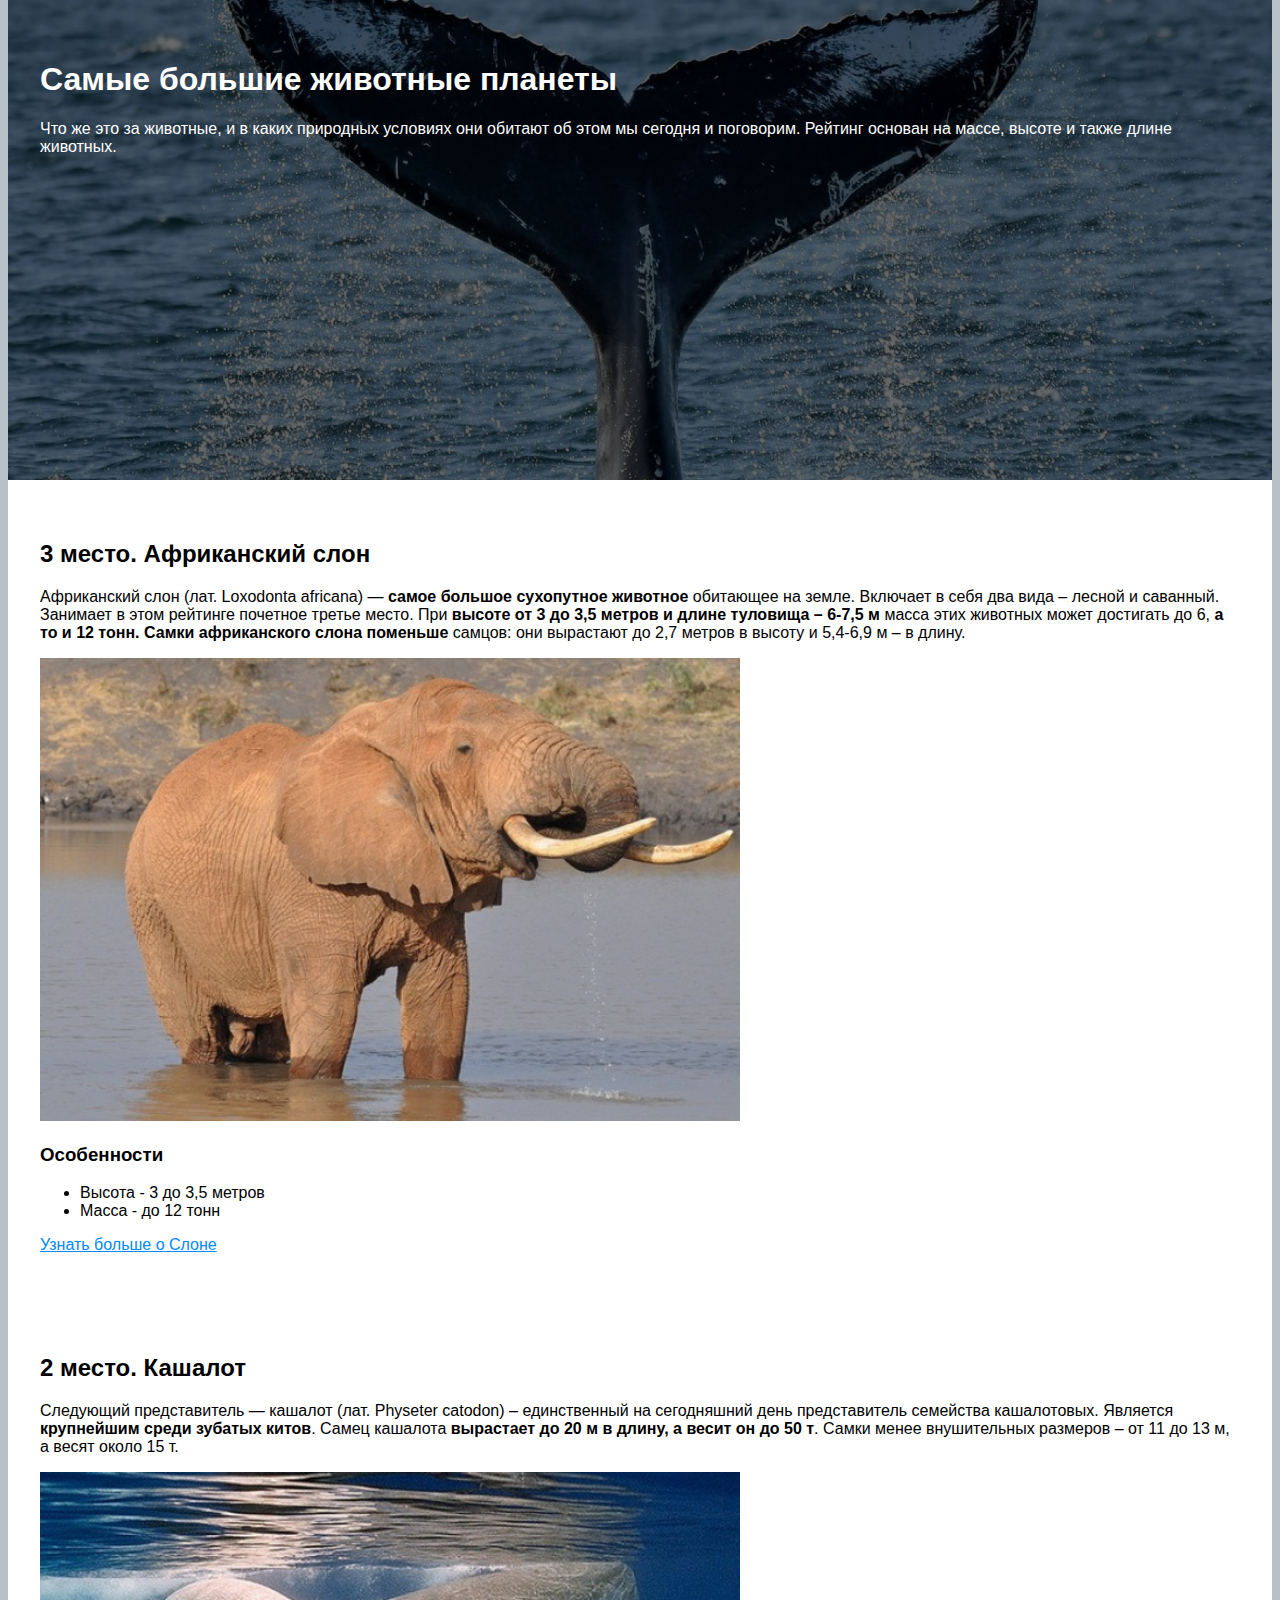
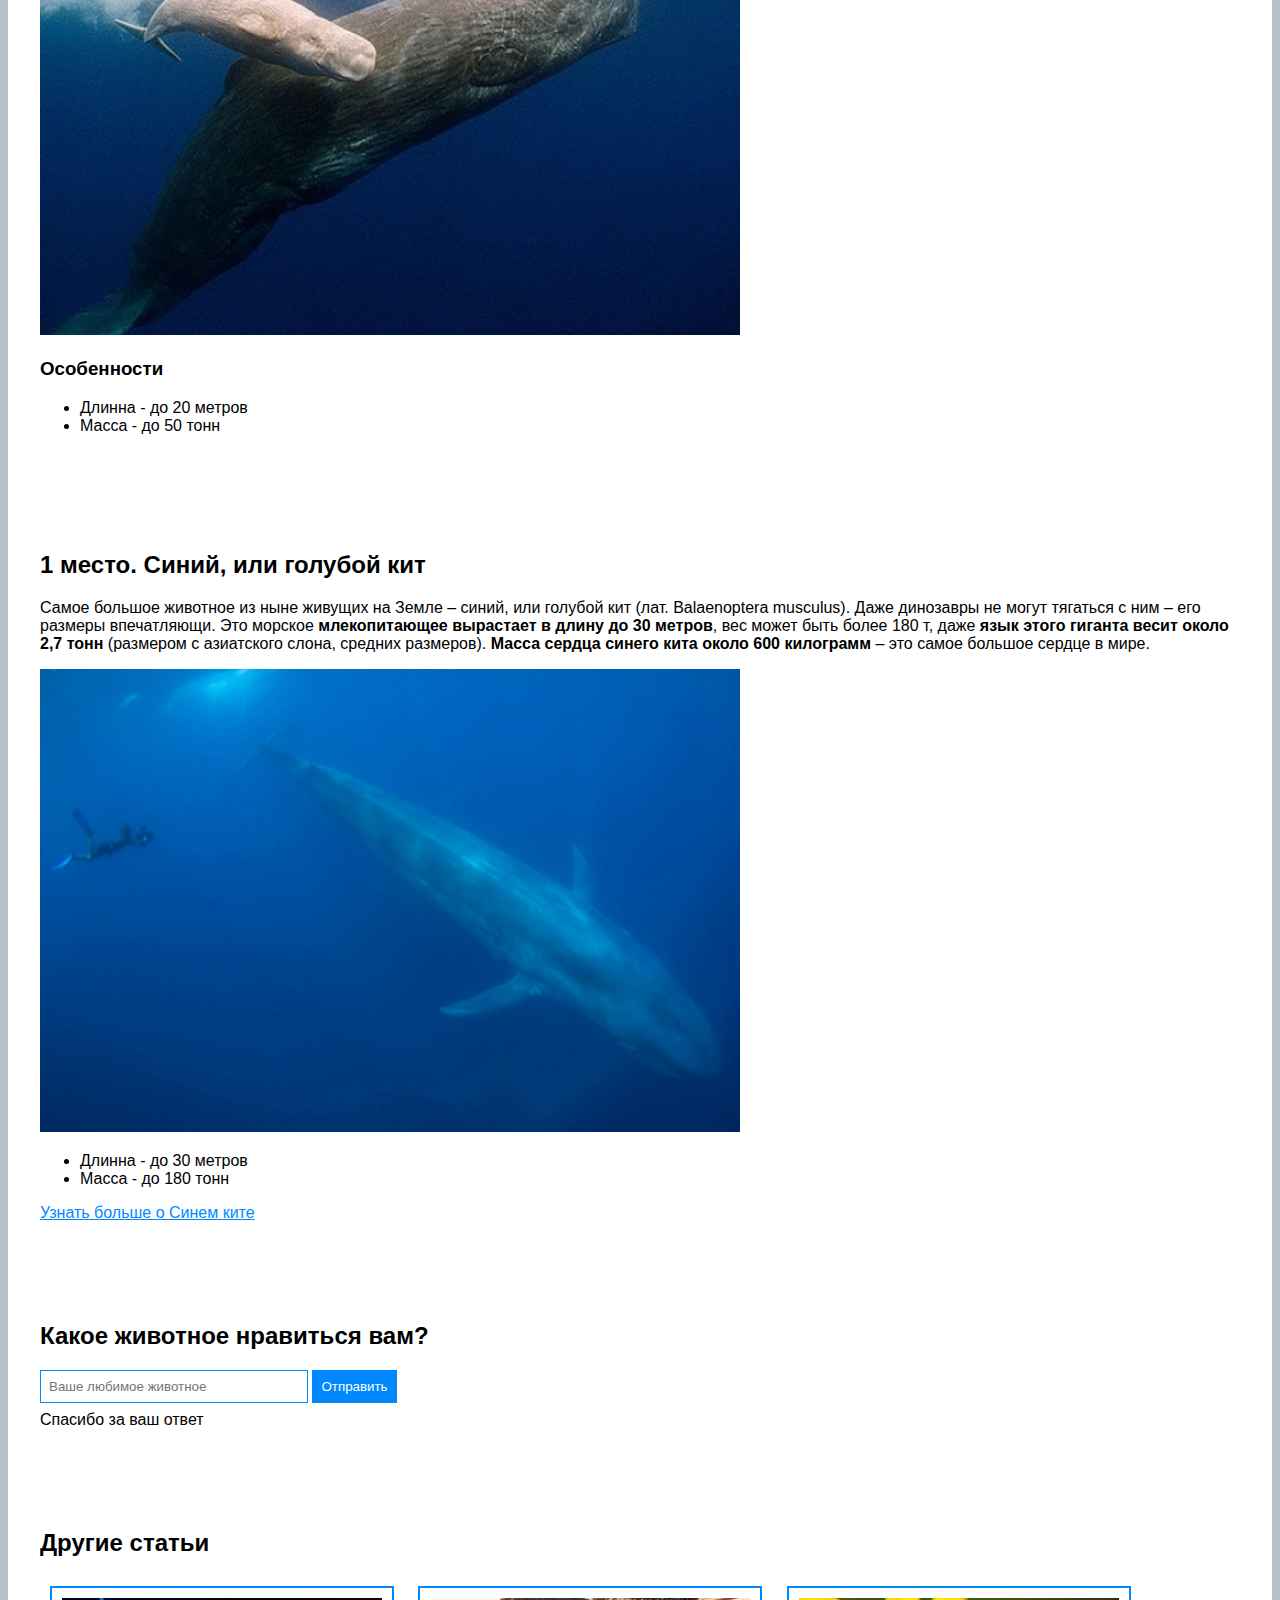
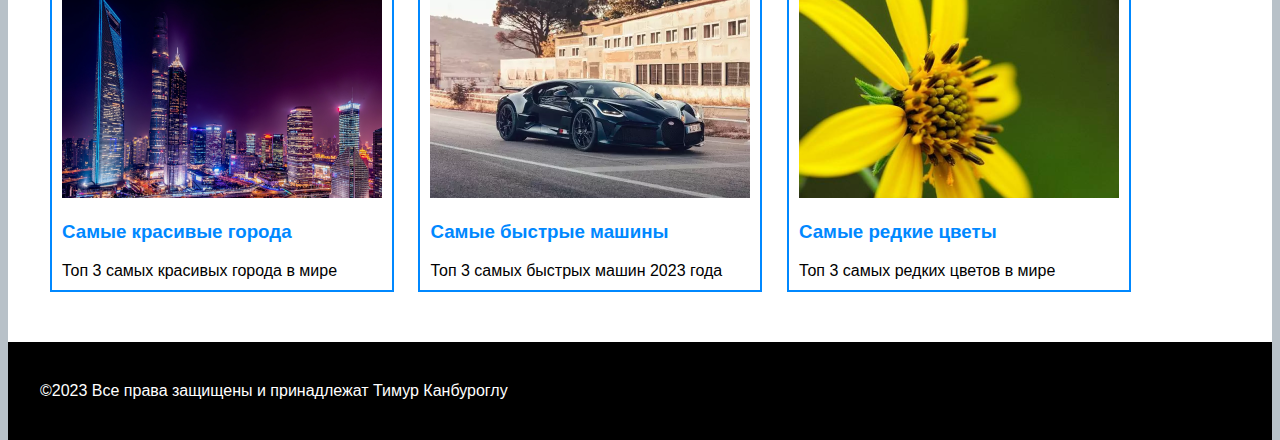
<file: animal.html>
<!DOCTYPE html>
<html lang="ru">
<head>
    <meta charset="UTF-8">
    <meta name="viewport" content="width=device-width, initial-scale=1.0">
    <title>top3</title>
    <link rel="stylesheet" href="./style.css">
</head>

<body>
    <header class="animal">
        <h1>Самые большие животные планеты</h1>
        <p>
            Что же это за животные, и в каких природных условиях они обитают об этом мы сегодня и поговорим. Рейтинг основан на массе, высоте и также длине животных.
        </p>
    </header>


    <section>
        <h2>3 место. Африканский слон</h2>
        <p>Африканский слон (лат. Loxodonta africana) — <b>самое большое сухопутное животное</b> обитающее на земле. Включает в себя два вида – лесной и саванный. Занимает в этом рейтинге почетное третье место. При <b>высоте от 3 до 3,5 метров и длине туловища – 6-7,5 м</b> масса этих животных может достигать до 6, <b>а то и 12 тонн. Самки африканского слона поменьше</b> самцов: они вырастают до 2,7 метров в высоту и 5,4-6,9 м – в длину.</p>
        <img src="./img/Слон.png" alt="слон">
        <h3>Особенности</h3>
        <ul>
            <li>Высота - 3 до 3,5 метров</li>
            <li>Масса - до 12 тонн</li>
        </ul>
        <a href="https://ru.wikipedia.org/wiki/%D0%90%D1%84%D1%80%D0%B8%D0%BA%D0%B0%D0%BD%D1%81%D0%BA%D0%B8%D0%B5_%D1%81%D0%BB%D0%BE%D0%BD%D1%8B">Узнать больше о Слоне</a>
    </section>


    <section>
        <h2>2 место. Кашалот</h2>
        <p>
            Следующий представитель — кашалот (лат. Physeter catodon) – единственный на сегодняшний день представитель семейства кашалотовых. Является <b>крупнейшим среди зубатых китов</b>. Самец кашалота <b>вырастает до 20 м в длину, а весит он до 50 т</b>. Самки менее внушительных размеров – от 11 до 13 м, а весят около 15 т.
        </p>
        <img src="./img/Кашалот.png" alt="кашалот">
        <h3>Особенности</h3>
        <ul>
            <li>Длинна - до 20 метров</li>
            <li>Масса - до 50 тонн</li>
        </ul>
    </section>


    <section>
        <h2>1 место. Синий, или голубой кит</h2>
        <p>
            Самое большое животное из ныне живущих на Земле – синий, или голубой кит (лат. Balaenoptera musculus). Даже динозавры не могут тягаться с ним – его размеры впечатляющи. Это морское <b>млекопитающее вырастает в длину до 30 метров</b>, вес может быть более 180 т, даже <b>язык этого гиганта весит около 2,7 тонн</b> (размером с азиатского слона, средних размеров). <b>Масса сердца синего кита около 600 килограмм</b> – это самое большое сердце в мире.
        </p>
        <img src="./img/Кит.png" alt="синий кит">
        <ul>
            <li>Длинна - до 30 метров</li>
            <li>Масса - до 180 тонн</li>
        </ul>
        <a href="https://ru.wikipedia.org/wiki/%D0%A1%D0%B8%D0%BD%D0%B8%D0%B9_%D0%BA%D0%B8%D1%82">Узнать больше о Синем ките</a>
    </section>

    <section>
        <h2>Какое животное нравиться вам?</h2>
        <input type="text" placeholder="Ваше любимое животное">
        <button>Отправить</button>
        <br>
        <span>Спасибо за ваш ответ</span>
    </section>


    <section>
        <h2>Другие статьи</h2>
        <a class="link-page" href="./index.html">
            <img src="./img/Top3Town.png" alt="город">
            <h3>Самые красивые города</h3>
            <span>Топ 3 самых красивых города в мире</span>
        </a>


        <a class="link-page" href="./car.html">
            <img src="./img/Top3Car.png" alt="бугати">
            <h3>Самые быстрые машины</h3>
            <span>Топ 3 самых быстрых машин 2023 года</span>
        </a>


        <a class="link-page" href="./plants.html">
            <img src="./img/Top3Plants.png" alt="Цветок">
            <h3>Самые редкие цветы</h3>
            <span>Топ 3 самых редких цветов в мире</span>
        </a>
    </section>


    <footer>©2023 Все права защищены и принадлежат Тимур Канбуроглу</footer>
</body>
</html>
</file>
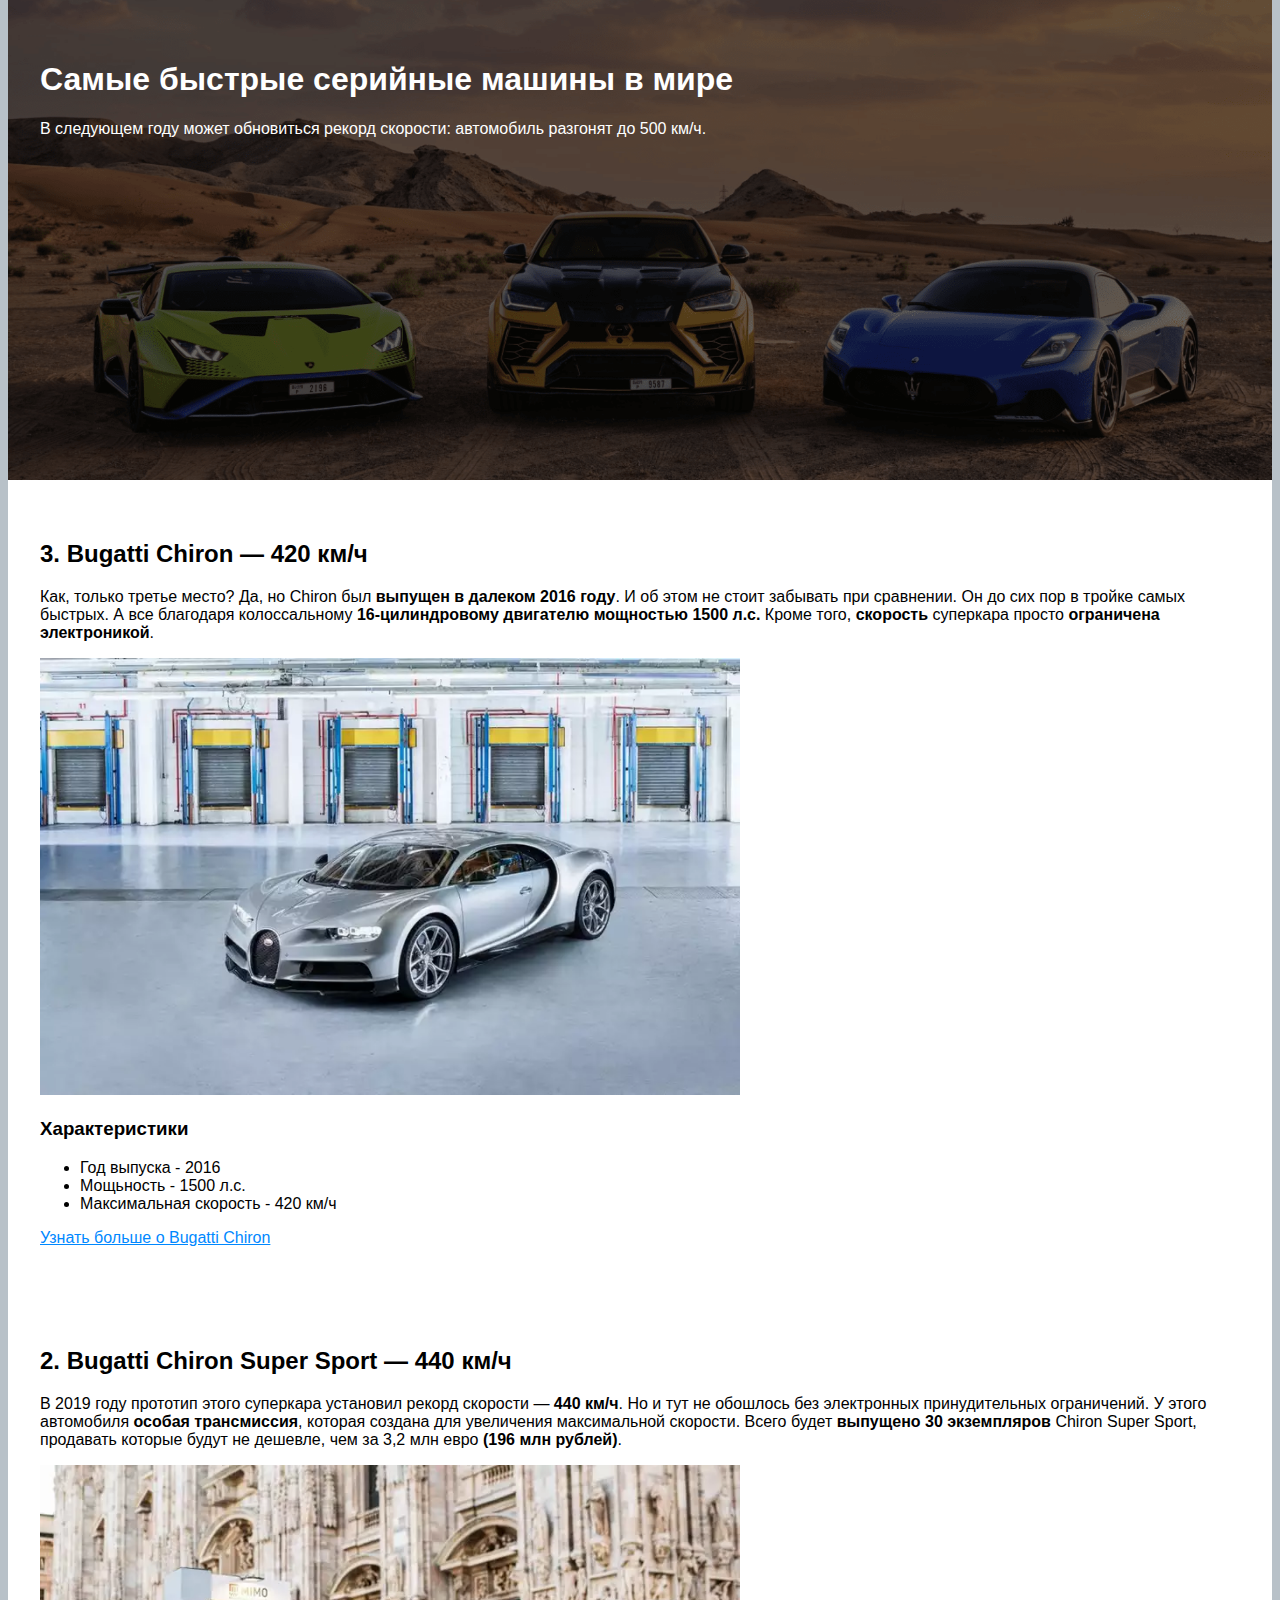
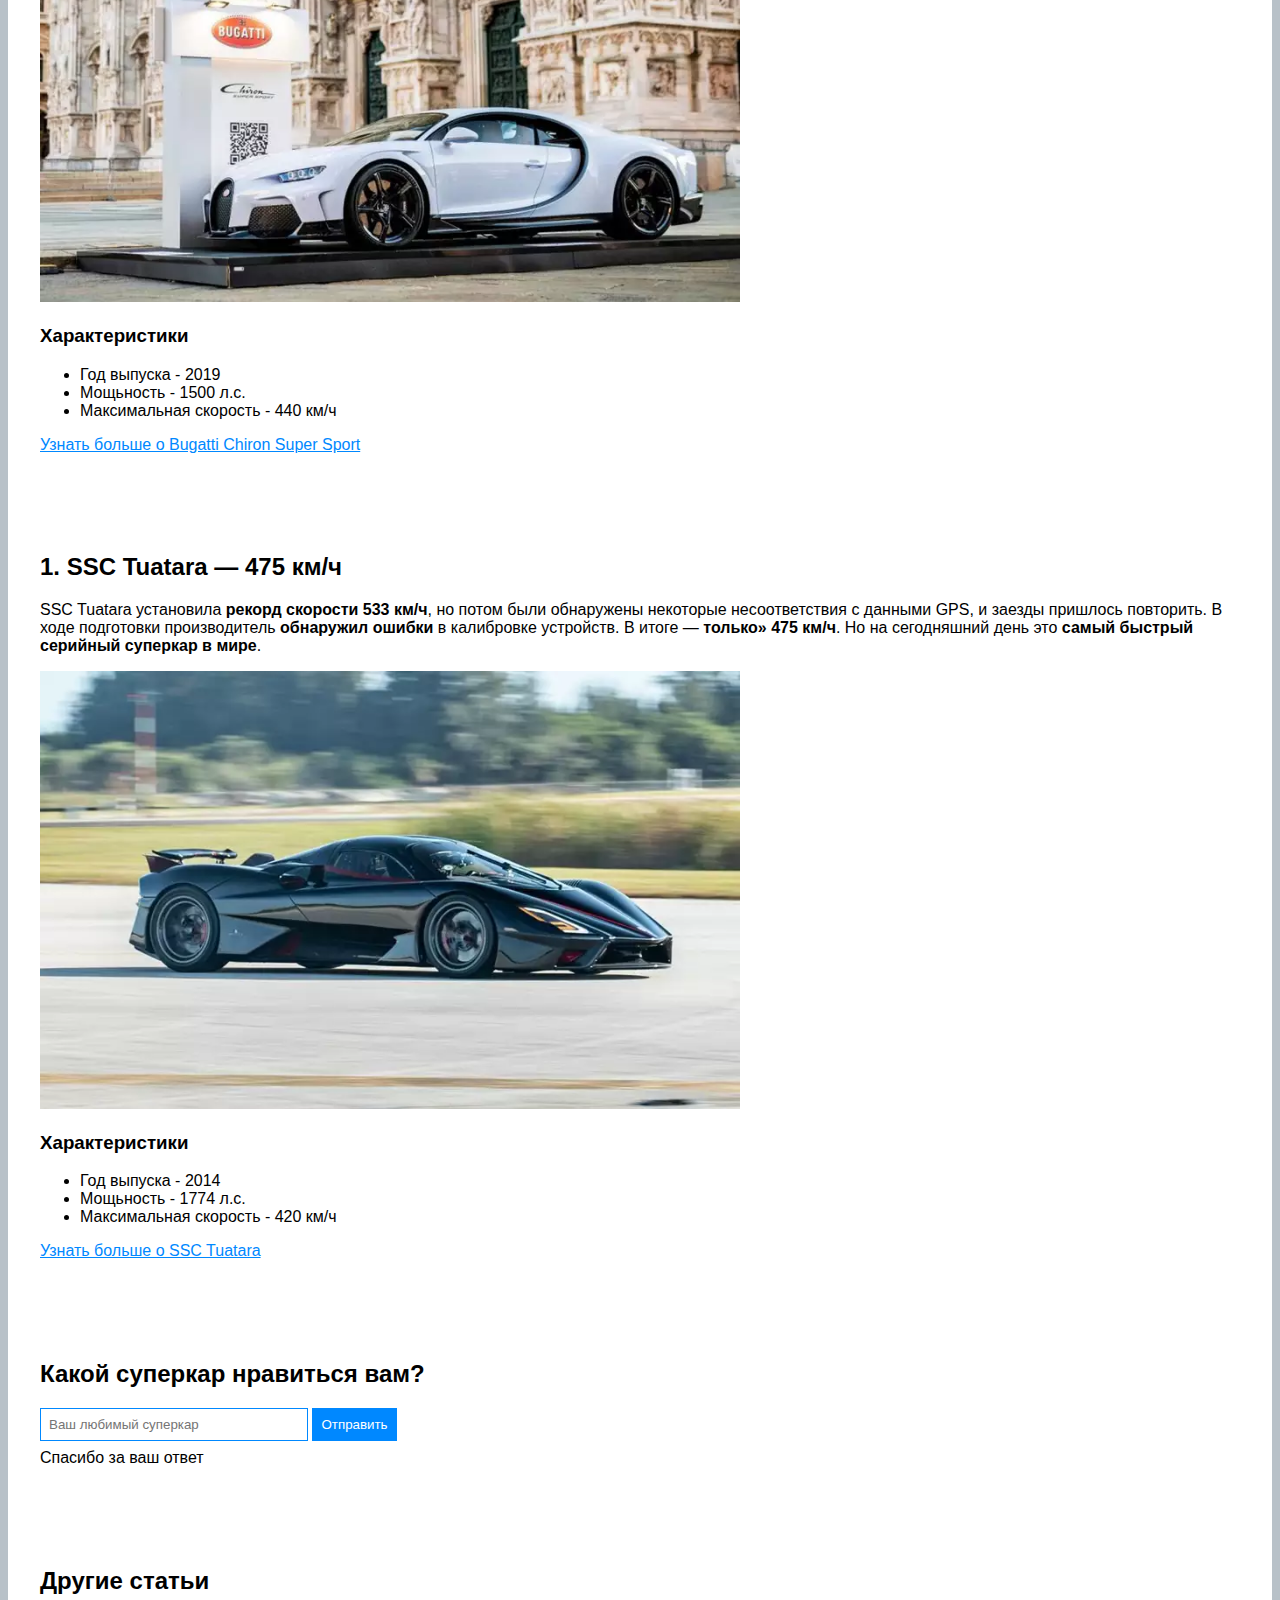
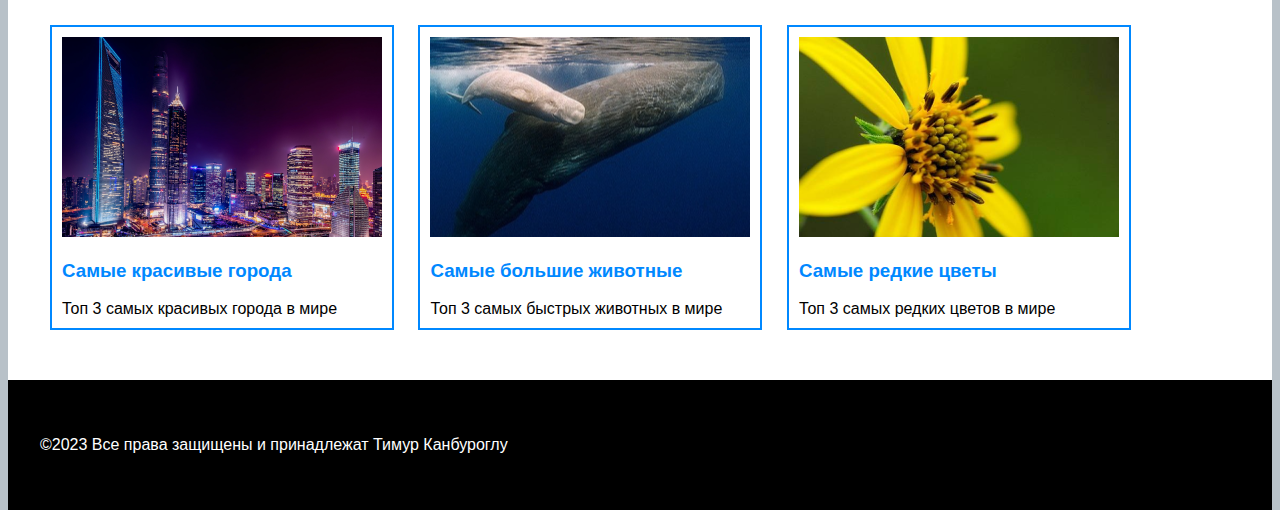
<file: car.html>
<!DOCTYPE html>
<html lang="ru">
<head>
    <meta charset="UTF-8">
    <meta name="viewport" content="width=device-width, initial-scale=1.0">
    <title>top3</title>
    <link rel="stylesheet" href="./style.css">
</head>

<body>
    <header class="car">
        <h1>Самые быстрые серийные машины в мире</h1>
        <p>
            В следующем году может обновиться рекорд скорости: автомобиль разгонят до 500 км/ч.
        </p>
    </header>


    <section>
        <h2>3. Bugatti Chiron — 420 км/ч</h2>
        <p>
            Как, только третье место? Да, но Chiron был <b>выпущен в далеком 2016 году</b>. И об этом не стоит забывать при сравнении. Он до сих пор в тройке самых быстрых. А все благодаря колоссальному <b>16-цилиндровому двигателю мощностью 1500 л.с.</b> Кроме того, <b>скорость</b> суперкара просто <b>ограничена электроникой</b>.
        </p>
        <img src="./img/car3.webp" alt="бугати широн">
        <h3>Характеристики</h3>
        <ul>
            <li>Год выпуска - 2016</li>
            <li>Мощьность - 1500 л.с.</li>
            <li>Максимальная скорость - 420 км/ч</li>
        </ul>
        <a href="https://ru.wikipedia.org/wiki/Bugatti_Chiron">Узнать больше о Bugatti Chiron</a>
    </section>


    <section>
        <h2>2. Bugatti Chiron Super Sport — 440 км/ч</h2>
        <p>В 2019 году прототип этого суперкара установил рекорд скорости — <b>440 км/ч</b>. Но и тут не обошлось без электронных принудительных ограничений. У этого автомобиля <b>особая трансмиссия</b>, которая создана для увеличения максимальной скорости. Всего будет <b>выпущено 30 экземпляров</b> Chiron Super Sport, продавать которые будут не дешевле, чем за 3,2 млн евро <b>(196 млн рублей)</b>.
        </p>
        <img src="./img/car2.webp" alt="бугати широн супер спорт">
        <h3>Характеристики</h3>
        <ul>
            <li>Год выпуска - 2019</li>
            <li>Мощьность - 1500 л.с.</li>
            <li>Максимальная скорость - 440 км/ч</li>
        </ul>
        <a href="https://ru.wikipedia.org/wiki/Bugatti_Chiron">Узнать больше о Bugatti Chiron Super Sport</a>
    </section>


    <section>
        <h2>1. SSC Tuatara — 475 км/ч</h2>
        <p>
            SSC Tuatara установила <b>рекорд скорости 533 км/ч</b>, но потом были обнаружены некоторые несоответствия с данными GPS, и заезды пришлось повторить. В ходе подготовки производитель <b>обнаружил ошибки</b> в калибровке устройств. В итоге — <b>только» 475 км/ч</b>. Но на сегодняшний день это <b>самый быстрый серийный суперкар в мире</b>.
        </p>
        <img src="./img/car1.webp" alt="ссц туатара">
        <h3>Характеристики</h3>
        <ul>
            <li>Год выпуска - 2014</li>
            <li>Мощьность - 1774 л.с.</li>
            <li>Максимальная скорость - 420 км/ч</li>
        </ul>
        <a href="https://ru.wikipedia.org/wiki/SSC_Tuatara">Узнать больше о SSC Tuatara</a>
    </section>


    <section>
        <h2>Какой суперкар нравиться вам?</h2>
        <input type="text" placeholder="Ваш любимый суперкар">
        <button>Отправить</button>
        <br>
        <span>Спасибо за ваш ответ</span>
    </section>


    <section>
        <h2>Другие статьи</h2>
        <a class="link-page" href="./index.html">
            <img src="./img/Top3Town.png" alt="город">
            <h3>Самые красивые города</h3>
            <span>Топ 3 самых красивых города в мире</span>
        </a>


        <a class="link-page" href="./animal.html">
            <img src="./img/Top3Enimals.png" alt="Синий кит">
        <h3>Самые большие животные</h3>
        <span>Топ 3 самых быстрых животных в мире</span>
        </a>
        

        <a class="link-page" href="./plants.html">
            <img src="./img/Top3Plants.png" alt="Цветок">
            <h3>Самые редкие цветы</h3>
            <span>Топ 3 самых редких цветов в мире</span>
        </a>
    </section>


    <footer>
        <p>©2023 Все права защищены и принадлежат Тимур Канбуроглу</p>
    </footer>
</body>
</html>
</file>
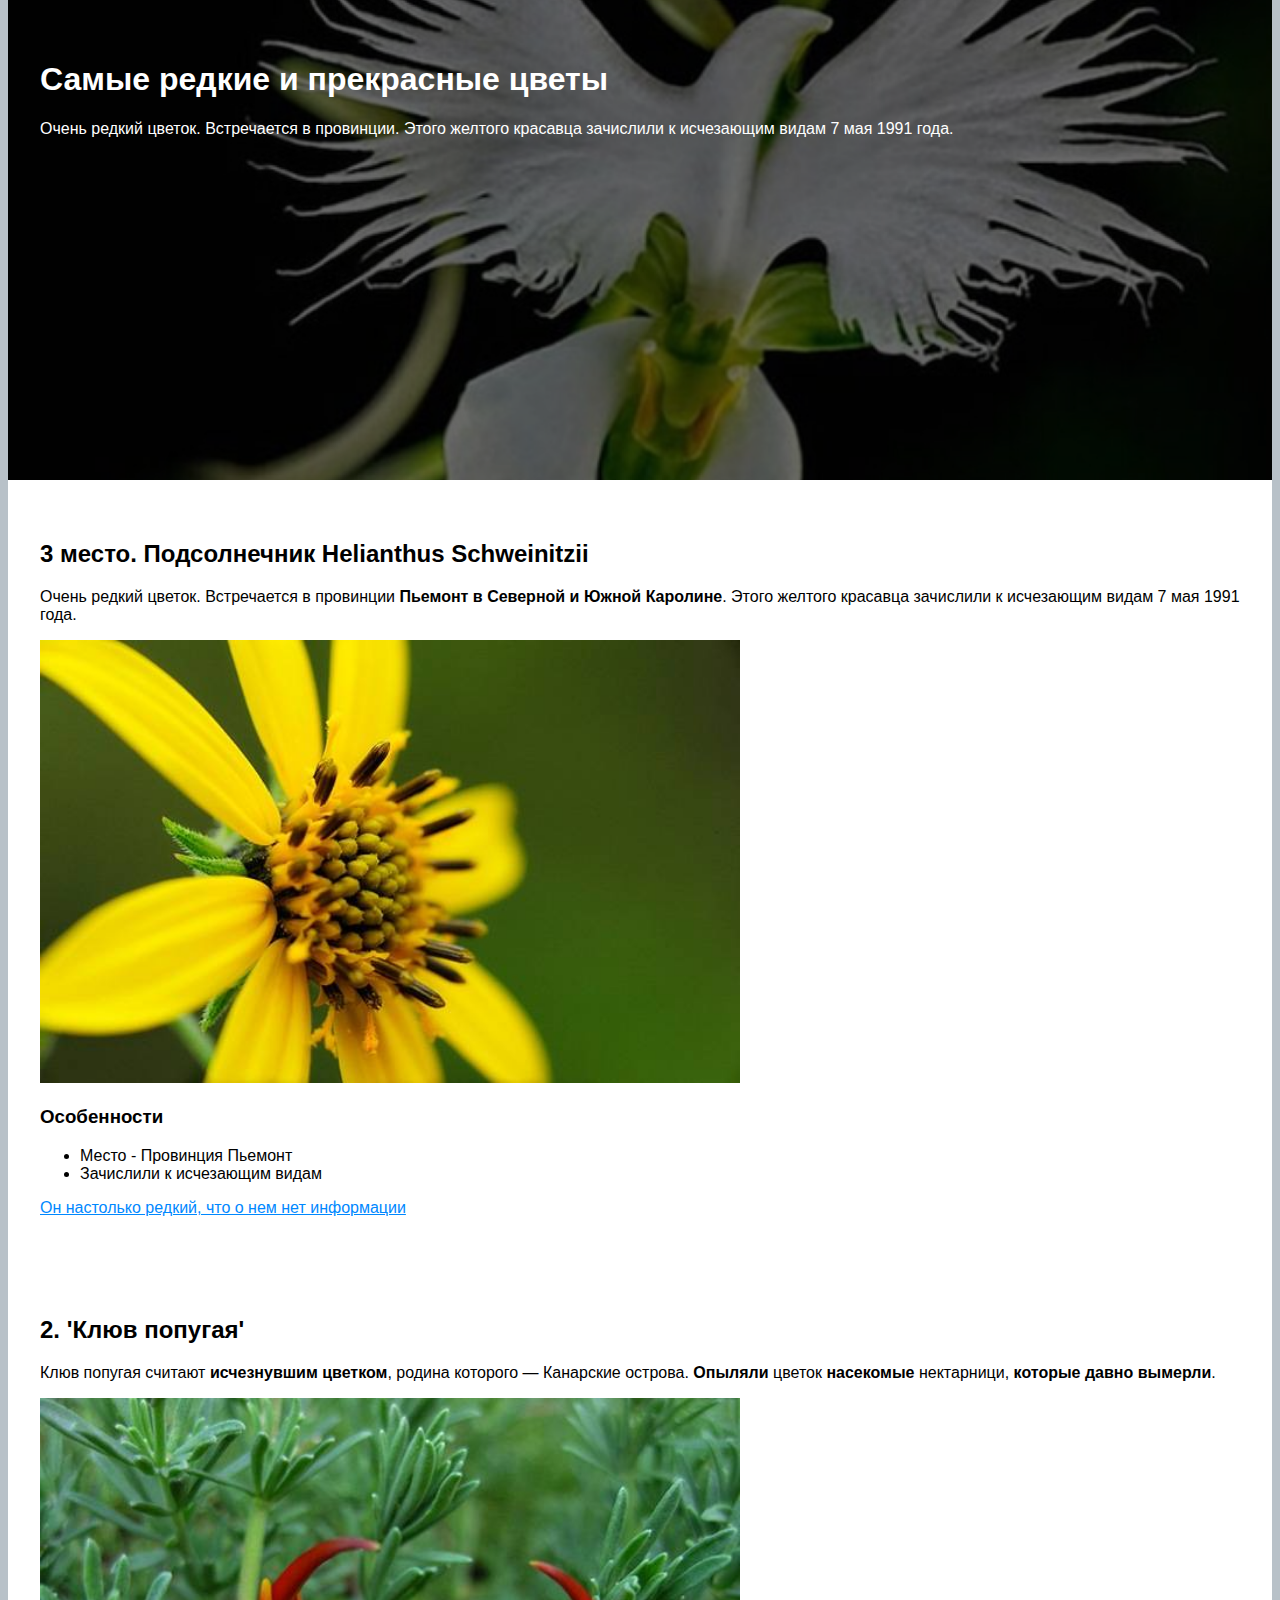
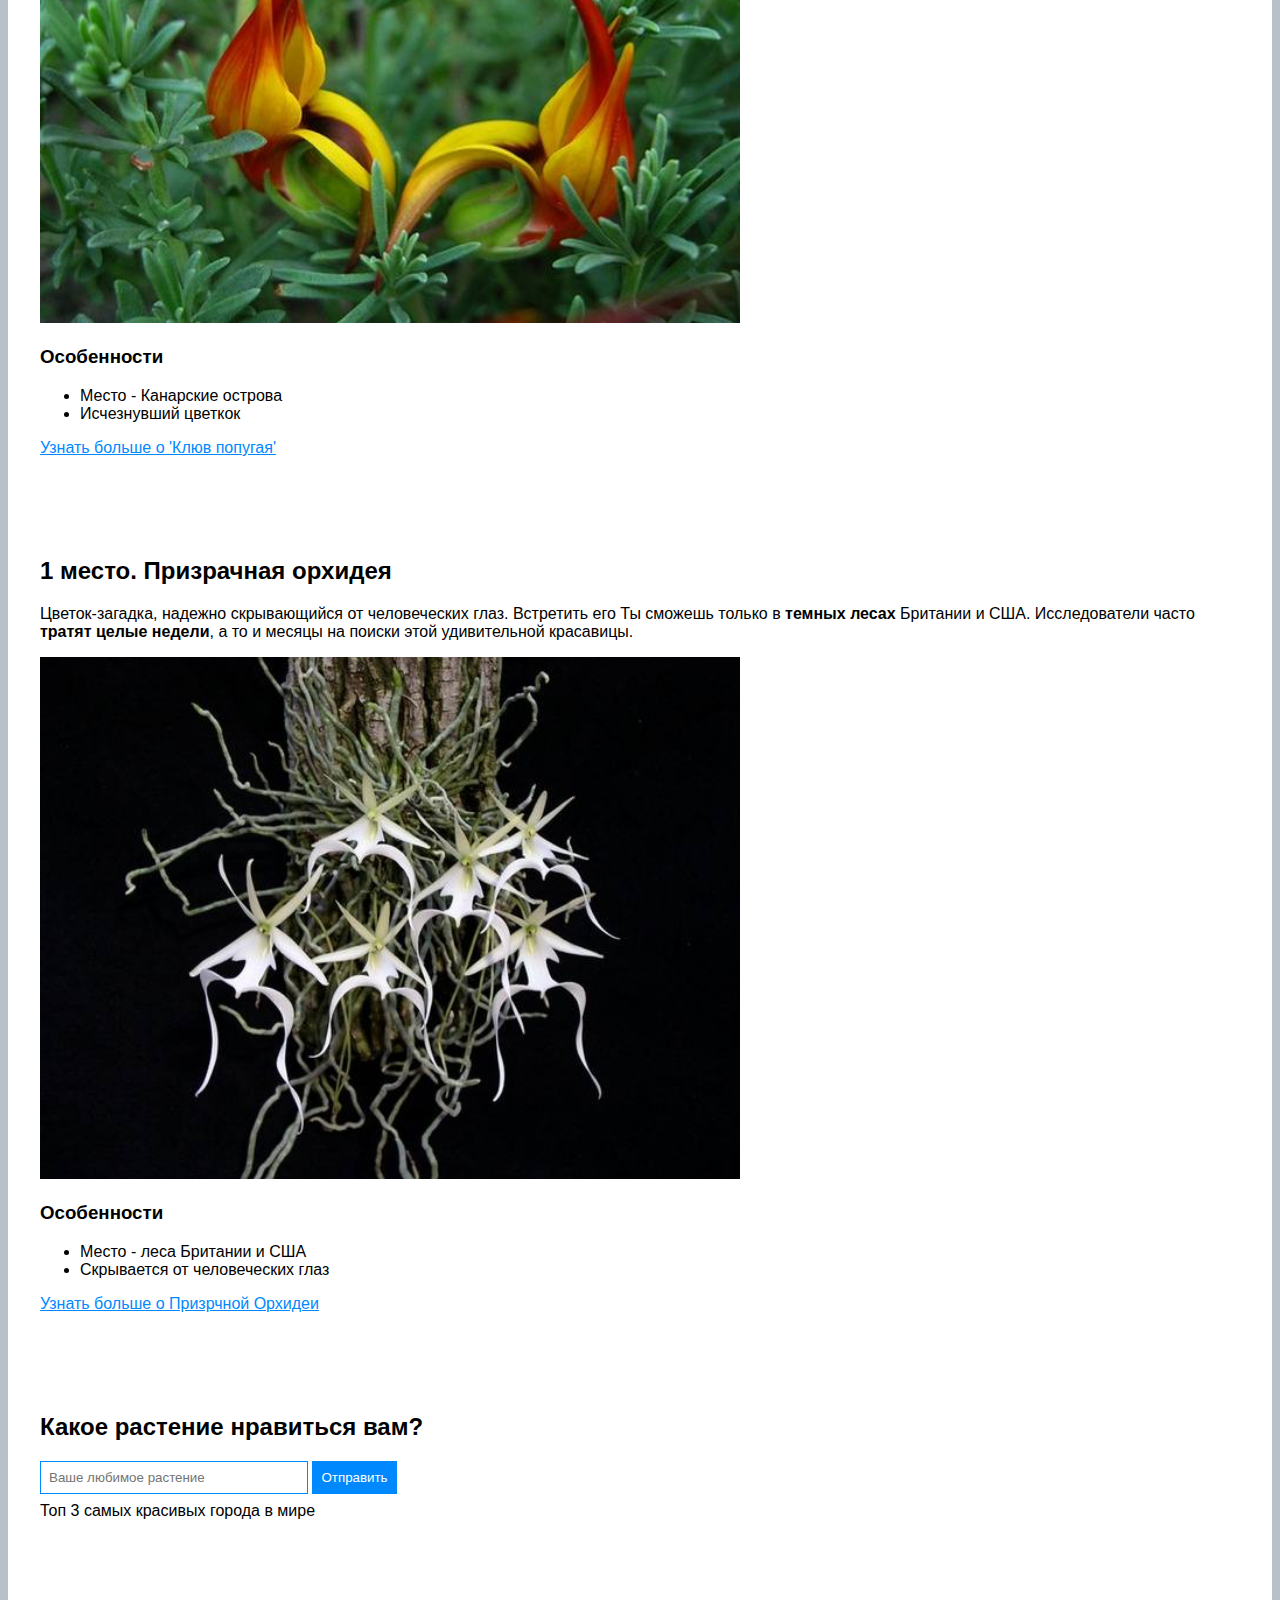
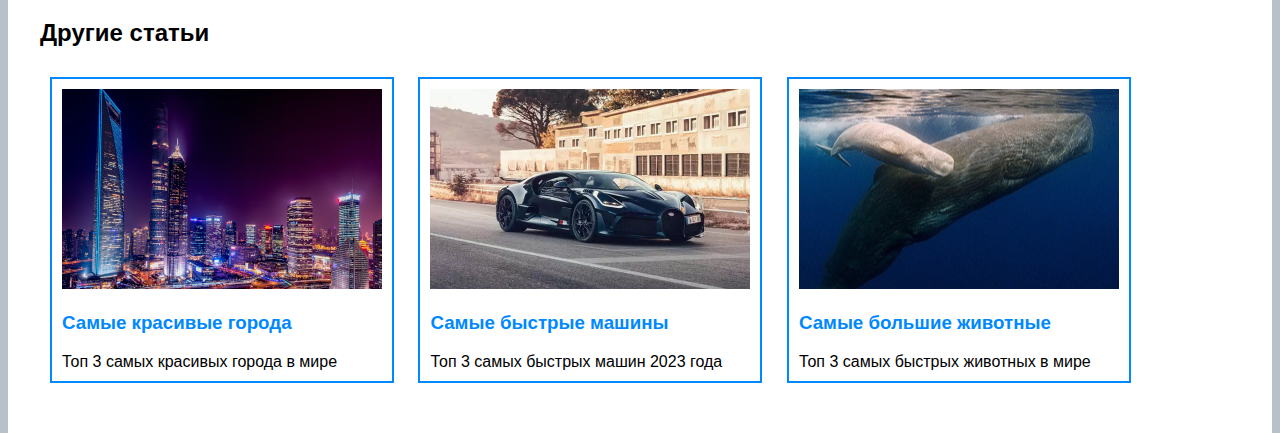
<file: plants.html>
<!DOCTYPE html>
<html lang="ru">
<head>
    <meta charset="UTF-8">
    <meta name="viewport" content="width=device-width, initial-scale=1.0">
    <title>top3</title>
    <link rel="stylesheet" href="style.css">
</head>


<body>
    <header class="plants">
        <h1>Самые редкие и прекрасные цветы</h1>
        <p>
            Очень редкий цветок. Встречается в провинции. Этого желтого красавца зачислили к исчезающим видам 7 мая 1991 года.
        </p>
    </header>


    <section>
        <h2>3 место. Подсолнечник Helianthus Schweinitzii</h2>
        <p>
            Очень редкий цветок. Встречается в провинции <b>Пьемонт в Северной и Южной Каролине</b>. Этого желтого красавца зачислили к исчезающим видам 7 мая 1991 года.
        </p>
        <img src="./img/Подсолнечник.jpg" alt="Подсолнечник">
        <h3>Особенности</h3>
        <ul>
            <li>Место - Провинция Пьемонт</li>
            <li>Зачислили к исчезающим видам</li>
        </ul>
        <a href="https://ru.wikipedia.org/wiki/%D0%92%D0%B8%D0%B4%D1%8B_%D1%80%D0%BE%D0%B4%D0%B0_%D0%9F%D0%BE%D0%B4%D1%81%D0%BE%D0%BB%D0%BD%D0%B5%D1%87%D0%BD%D0%B8%D0%BA">Он настолько редкий, что о нем нет информации</a>
    </section>


    <section>
        <h2>2. 'Клюв попугая'</h2>
        <p>
            Клюв попугая считают <b>исчезнувшим цветком</b>, родина которого — Канарские острова. <b>Опыляли</b> цветок <b>насекомые</b> нектарници, <b>которые давно вымерли</b>.
        </p>
        <img src="./img/Клюв попугая.jpg" alt="цветок">
        <h3>Особенности</h3>
        <ul>
            <li>Место - Канарские острова</li>
            <li>Исчезнувший цветкок</li>
        </ul>
        <a href="https://ru.wikipedia.org/wiki/%D0%9B%D1%8F%D0%B4%D0%B2%D0%B5%D0%BD%D0%B5%D1%86_%D0%91%D0%B5%D1%80%D1%82%D0%B5%D0%BB%D0%BE%D1%82%D0%B0#:~:text=%D0%9B%D1%8F%D0%B4%D0%B2%D0%B5%D0%BD%D0%B5%D1%86%20%D0%91%D0%B5%D1%80%D1%82%D0%B5%D0%BB%D0%BE%D1%82%D0%B0%20(%D0%BB%D0%B0%D1%82.,%D0%BA%D0%BB%D1%8E%D0%B2%20%D0%BF%D0%B5%D0%BB%D0%B8%D0%BA%D0%B0%D0%BD%D0%B0%20%D0%B8%20%D0%BA%D0%BE%D1%80%D0%B0%D0%BB%D0%BB%D0%BE%D0%B2%D1%8B%D0%B9%20%D0%BA%D0%B0%D0%BC%D0%B5%D0%BD%D1%8C.">Узнать больше о 'Клюв попугая'</a>
    </section>


    <section>
        <h2>1 место. Призрачная орхидея</h2>
        <p>
            Цветок-загадка, надежно скрывающийся от человеческих глаз. Встретить его Ты сможешь только в <b>темных лесах</b> Британии и США. Исследователи часто <b>тратят целые недели</b>, а то и месяцы на поиски этой удивительной красавицы.
        </p>
        <img src="./img/Призрачная орхидея.jpg" alt="призрачная архидея">
        <h3>Особенности</h3>
        <ul>
            <li>Место - леса Британии и США</li>
            <li>Cкрывается от человеческих глаз</li>
        </ul>
        <a href="https://ru.wikipedia.org/wiki/%D0%9E%D1%80%D1%85%D0%B8%D0%B4%D0%BD%D1%8B%D0%B5">Узнать больше о Призрчной Орхидеи</a>
    </section>


    <section>
        <h2>Какое растение нравиться вам?</h2>
        <input type="text" placeholder="Ваше любимое растение">
        <button>Отправить</button>
        <br>
        <span>Топ 3 самых красивых города в мире</span>
    </section>


    <section>
        <h2>Другие статьи</h2>
        <a class="link-page" href="./index.html">
            <img src="./img/Top3Town.png" alt="город">
            <h3>Самые красивые города</h3>
            <span>Топ 3 самых красивых города в мире</span>
        </a>


        <a class="link-page" href="./car.html">
            <img src="./img/Top3Car.png" alt="бугати">
            <h3>Самые быстрые машины</h3>
            <span>Топ 3 самых быстрых машин 2023 года</span>
        </a>


        <a class="link-page" href="./animal.html">
            <img src="./img/Top3Enimals.png" alt="Синий кит">
            <h3>Самые большие животные</h3>
            <span>Топ 3 самых быстрых животных в мире</span>
        </a>
    </section>
</body>
</html>
</file>
<file: style.css>
a{
    color: rgb(0, 136, 255);
    display: inline-block;
}
.link-page{
    border: 2px solid rgb(0, 136, 255);
    padding: 10px 10px 10px 10px;
    margin: 10px 10px 10px 10px;
    text-decoration: none;
    transition: 0.5s;
}
.link-page:hover{
    background-color: rgb(136, 196, 236);
}
.link-page span{
    color: black;
}
body{
    background-color: rgb(184, 193, 200);
    margin: 0;
    font-family: 'Nunito Sans', sans-serif;
}
header{
    background-color: rgb(39, 98, 194);
    color: white;
    max-width: 1200px;
    margin: 0 auto 0 auto;
    height: 400px;
    padding: 40px 32px 40px 32px;
    background-image: url(./img/headerBGTown.png);
    background-size: cover;
    background-repeat: no-repeat;
    background-position: center;
}
header.car{
    background-image: url(./img/headerBGCar.png);
}
header.animal{
    background-image: url(./img/headerBGEnimals.png);
}
header.plants{
    background-image: url(./img/headerBGPlants.png);
}
section{
    background-color: white;
    max-width: 1200px;
    margin: 0 auto 0 auto;
    padding: 40px 32px 40px 32px;
}
footer{
    background-color: black;
    max-width: 1200px;
    margin: 0 auto 0 auto;
    padding: 40px 32px 40px 32px;
    color: white;
}
button{
    background-color: rgb(0, 136, 255);
    color:  white;
    border: 1px solid rgb(0, 136, 255);
    padding: 8px;
    transition: 0.5s;
}
button:hover{
    background-color: white;
    color: rgb(0, 136, 255);
}
input{
    padding: 8px;
    border: 1px solid rgb(0, 136, 255);
    width: 100%;
    margin: 0 0 8px 0;
    max-width: 250px;
}
img{
    width: 100%;
    max-width: 700px;
}
</file>
